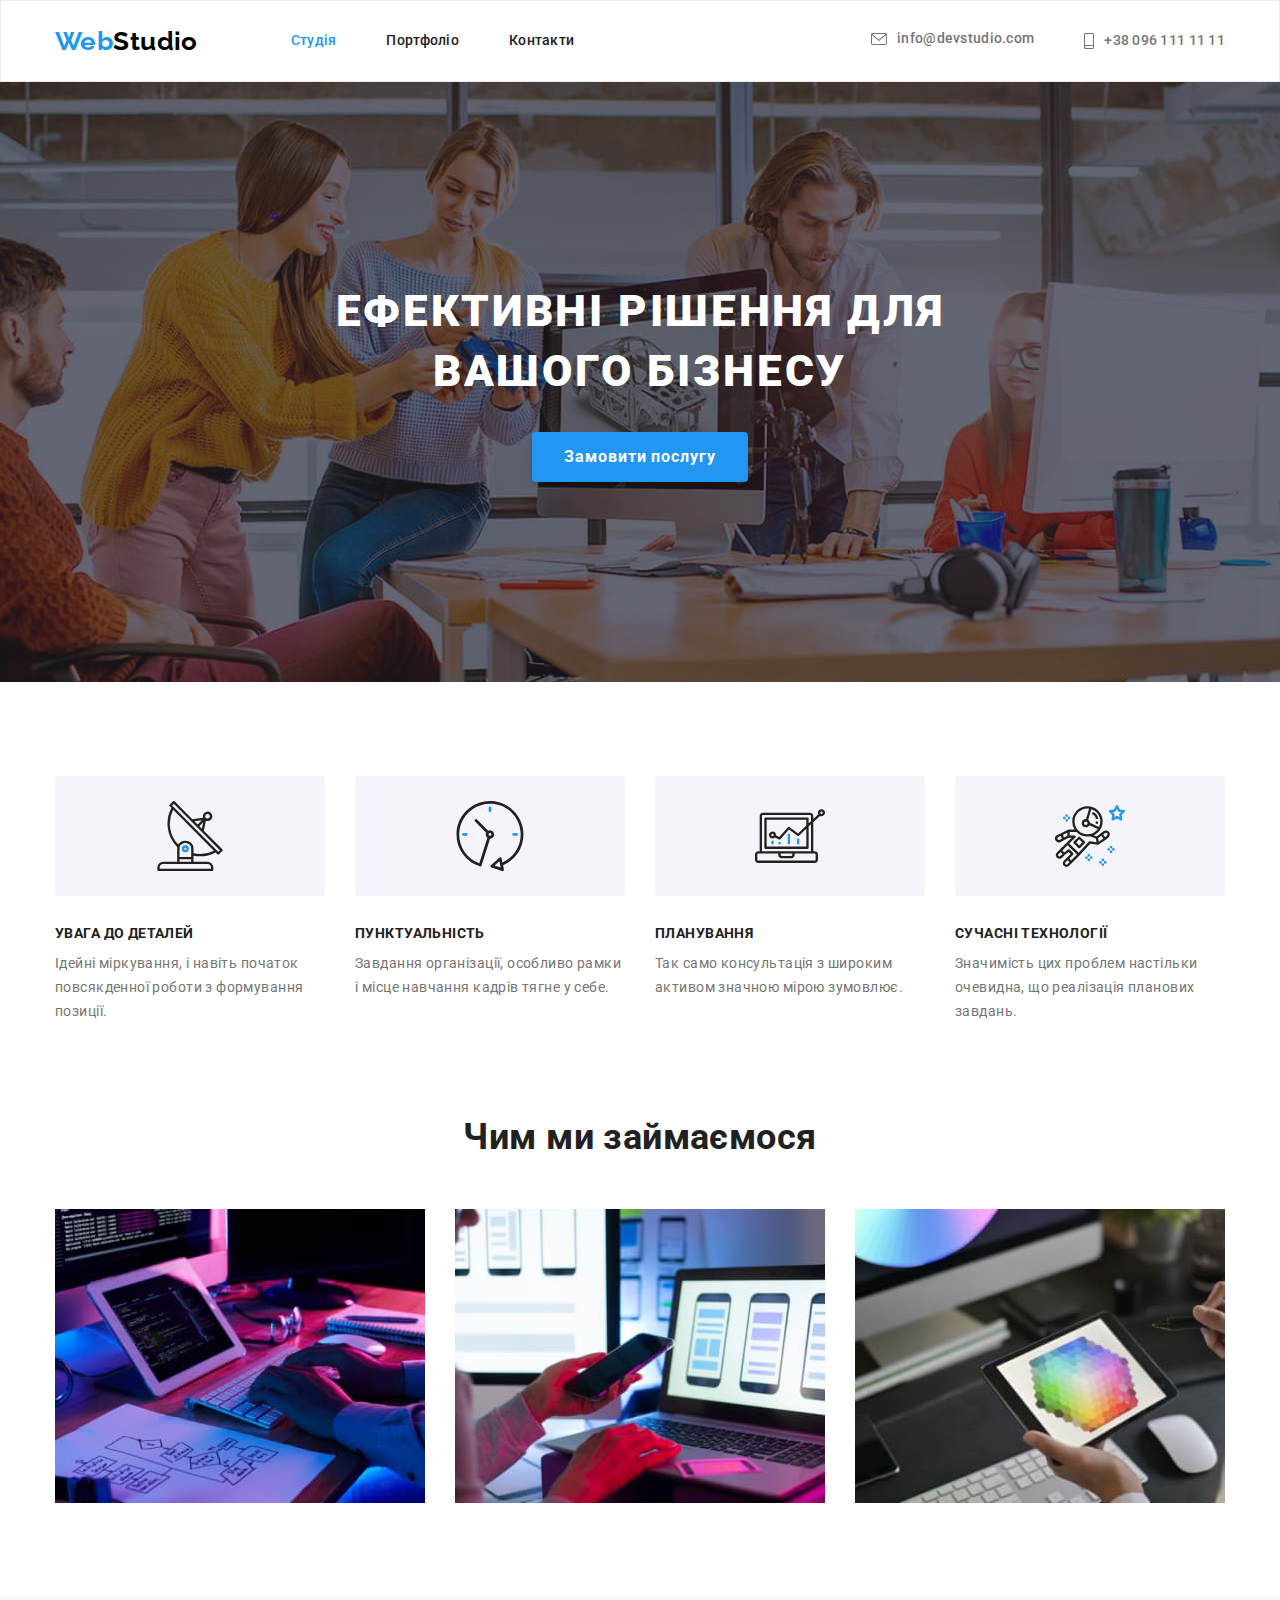
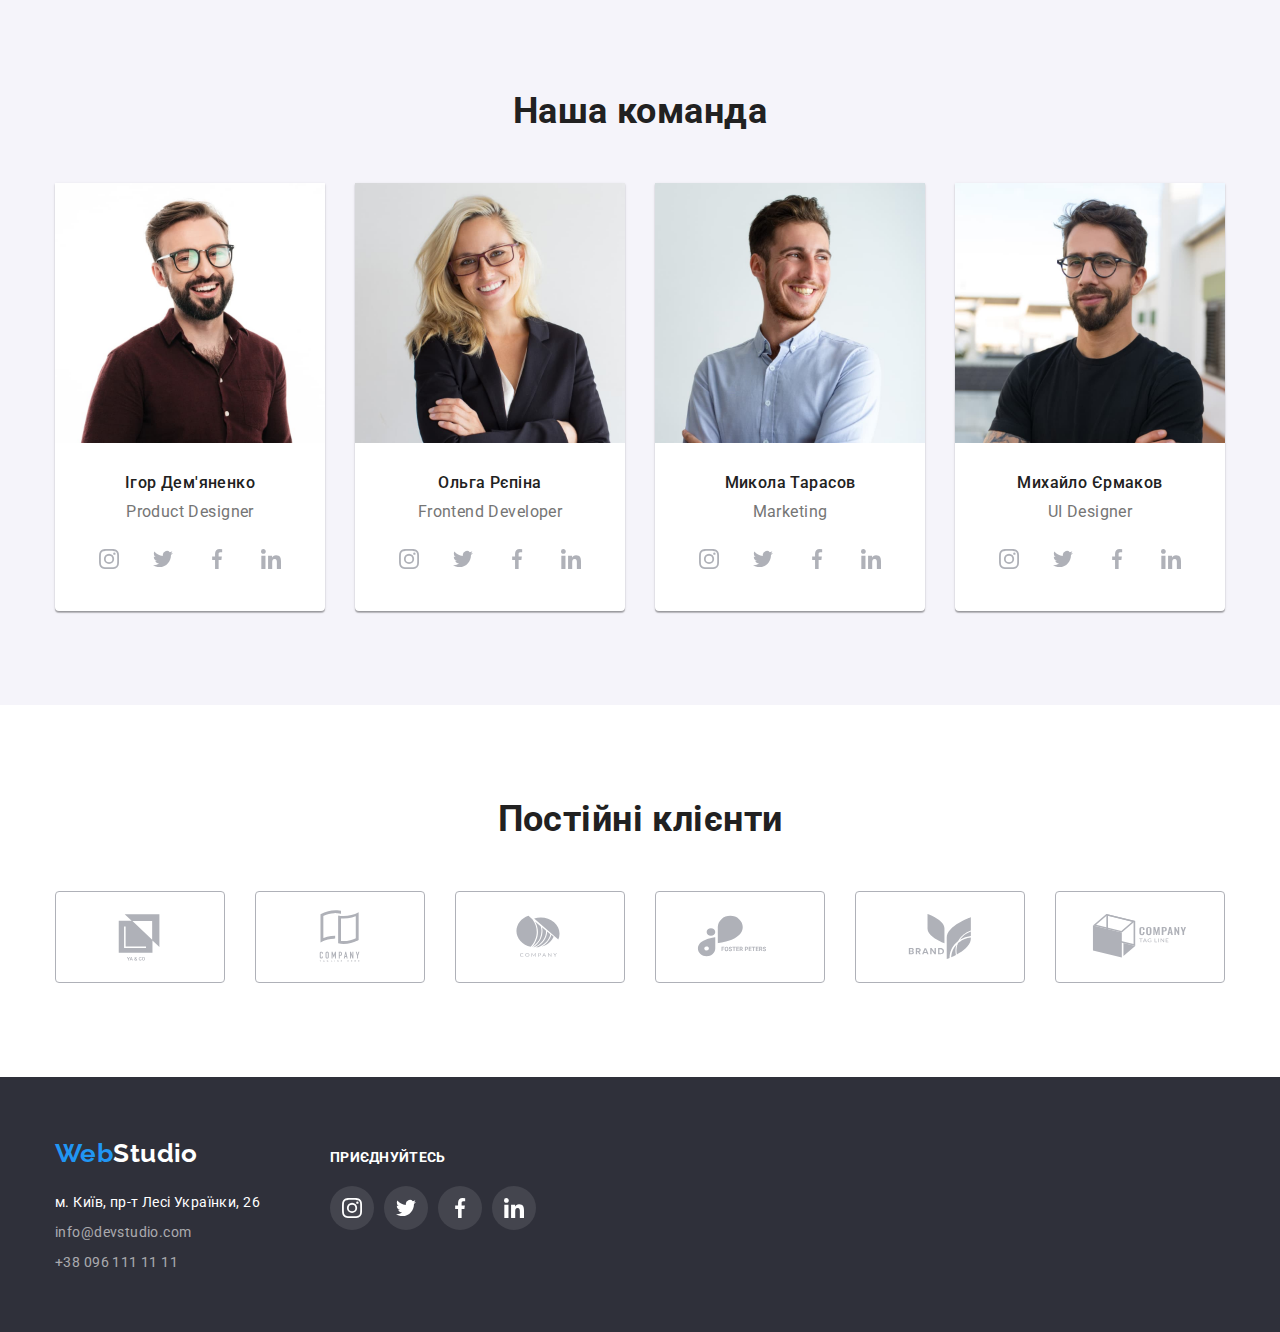
<file: index.html>
<!DOCTYPE html>
<html lang="uk">
  <head>
    <meta charset="UTF-8" />
    <meta http-equiv="X-UA-Compatible" content="IE=edge" />
    <meta name="viewport" content="width=device-width, initial-scale=1.0" />
    <title>WebStudio</title>

    <link
      href="https://fonts.googleapis.com/css2?family=Raleway:wght@700&family=Roboto:wght@400;500;700;900&display=swap"
      rel="stylesheet"
    />

    <link
      rel="stylesheet"
      href="https://cdnjs.cloudflare.com/ajax/libs/modern-normalize/1.0.0/modern-normalize.min.css"
    />
    <link href="./css/styles.css" rel="stylesheet" />
  </head>
  <body>
    <!--    header   -->
    <header>
      <div class="container main-nav">
        <nav class="main-nav">
          <a href="./index.html" class="logo"
            >Web<span class="logo-header">Studio</span></a
          >

          <ul class="site-nav">
            <li class="item">
              <a class="link current" href="./index.html">Студія</a>
            </li>
            <li class="item">
              <a class="link" href="./portfolio.html">Портфоліо</a>
            </li>
            <li class="item"><a class="link" href="">Контакти</a></li>
          </ul>
        </nav>

        <ul class="contact-nav">
          <li class="item">
            <a class="link" href="mailto:info@devstudio.com">
              <svg class="icon" width="16px" height="12px">
                <use href="./images/symbol-defs.svg#icon-envelope"></use>
              </svg>
              info@devstudio.com
            </a>
          </li>
          <li class="item">
            <a class="link" href="tel:+380961111111">
              <svg class="icon" width="10px" height="16px">
                <use href="./images/symbol-defs.svg#icon-smartphone"></use>
              </svg>
              +38 096 111 11 11</a
            >
          </li>
        </ul>
      </div>
    </header>

    <main>
      <!--      Герой    -->
      <section class="hero">
        <h1 class="hero-title">Ефективні рішення для вашого бізнесу</h1>
        <button class="button primary" type="button">Замовити послугу</button>
      </section>

      <!--      Переваги  -->
      <section class="section benefits">
        <div class="container">
          <h2 class="visually-hidden">Переваги</h2>
          <ul class="benefits-list">
            <li class="item">
              <div class="icon-box">
                <svg class="icon" width="70px" height="70px">
                  <use href="./images/symbol-defs.svg#icon-antenna-1"></use>
                </svg>
              </div>
              <h3 class="title">УВАГА ДО ДЕТАЛЕЙ</h3>
              <p class="text">
                Ідейні міркування, і навіть початок повсякденної роботи з
                формування позиції.
              </p>
            </li>
            <li class="item">
              <div class="icon-box">
                <svg class="icon" width="70px" height="70px">
                  <use href="./images/symbol-defs.svg#icon-clock-1"></use>
                </svg>
              </div>
              <h3 class="title">ПУНКТУАЛЬНІСТЬ</h3>
              <p class="text">
                Завдання організації, особливо рамки і місце навчання кадрів
                тягне у себе.
              </p>
            </li>
            <li class="item">
              <div class="icon-box">
                <svg class="icon" width="70px" height="70px">
                  <use href="./images/symbol-defs.svg#icon-diagram-1"></use>
                </svg>
              </div>
              <h3 class="title">ПЛАНУВАННЯ</h3>
              <p class="text">
                Так само консультація з широким активом значною мірою зумовлює.
              </p>
            </li>
            <li class="item">
              <div class="icon-box">
                <svg class="icon" width="70px" height="70px">
                  <use href="./images/symbol-defs.svg#icon-astronaut-1"></use>
                </svg>
              </div>
              <h3 class="title">СУЧАСНІ ТЕХНОЛОГІЇ</h3>
              <p class="text">
                Значимість цих проблем настільки очевидна, що реалізація
                планових завдань.
              </p>
            </li>
          </ul>
        </div>
      </section>

      <!--     Зображення -->
      <section class="section img">
        <div class="container">
          <h2 class="section-title">Чим ми займаємося</h2>
          <ul class="img-list">
            <li class="">
              <img
                src="./images/box-1.jpg"
                alt="руки друкують код на клавітурі"
                width="370"
              />
            </li>
            <li class="">
              <img
                src="./images/box-2.jpg"
                alt="на моніторі варінти сторінок застосунку"
                width="370"
              />
            </li>
            <li class="">
              <img
                src="./images/box-3.jpg"
                alt="на планшеті відкрита палітра кольорів"
                width="370"
              />
            </li>
          </ul>
        </div>
      </section>

      <!--     Команда     -->
      <section class="section team">
        <div class="container">
          <h2 class="section-title">Наша команда</h2>
          <ul class="team-list">
            <li class="item">
              <img
                src="./images/team/img-1.jpg"
                alt="Ігор Дем'яненко"
                width="270"
              />
              <div class="item-description">
                <h3 class="title">Ігор Дем'яненко</h3>
                <p class="text">Product Designer</p>
                <ul class="social-list">
                  <li class="social-item">
                    <a class="social-link" href="">
                      <svg class="icon" width="20px" height="20px">
                        <use
                          href="./images/symbol-defs.svg#icon-instagram-1"
                        ></use>
                      </svg>
                    </a>
                  </li>
                  <li class="social-item">
                    <a class="social-link" href="">
                      <svg class="icon" width="20px" height="20px">
                        <use
                          href="./images/symbol-defs.svg#icon-twitter-1"
                        ></use>
                      </svg>
                    </a>
                  </li>
                  <li class="social-item">
                    <a class="social-link" href="">
                      <svg class="icon" width="20px" height="20px">
                        <use
                          href="./images/symbol-defs.svg#icon-facebook-1"
                        ></use>
                      </svg>
                    </a>
                  </li>
                  <li class="social-item">
                    <a class="social-link" href="">
                      <svg class="icon" width="20px" height="20px">
                        <use
                          href="./images/symbol-defs.svg#icon-linkedin-1"
                        ></use>
                      </svg>
                    </a>
                  </li>
                </ul>
              </div>
            </li>
            <li class="item">
              <img
                class="img"
                src="./images/team/img-2.jpg"
                alt="Ольга Рєпіна"
                width="270"
              />
              <div class="item-description">
                <h3 class="title">Ольга Рєпіна</h3>
                <p class="text">Frontend Developer</p>
                <ul class="social-list">
                  <li class="social-item">
                    <a class="social-link" href="">
                      <svg class="icon" width="20px" height="20px">
                        <use
                          href="./images/symbol-defs.svg#icon-instagram-1"
                        ></use>
                      </svg>
                    </a>
                  </li>
                  <li class="social-item">
                    <a class="social-link" href="">
                      <svg class="icon" width="20px" height="20px">
                        <use
                          href="./images/symbol-defs.svg#icon-twitter-1"
                        ></use>
                      </svg>
                    </a>
                  </li>
                  <li class="social-item">
                    <a class="social-link" href="">
                      <svg class="icon" width="20px" height="20px">
                        <use
                          href="./images/symbol-defs.svg#icon-facebook-1"
                        ></use>
                      </svg>
                    </a>
                  </li>
                  <li class="social-item">
                    <a class="social-link" href="">
                      <svg class="icon" width="20px" height="20px">
                        <use
                          href="./images/symbol-defs.svg#icon-linkedin-1"
                        ></use>
                      </svg>
                    </a>
                  </li>
                </ul>
              </div>
            </li>
            <li class="item">
              <img
                src="./images/team/img-3.jpg"
                alt="Микола Тарасов"
                width="270"
              />
              <div class="item-description">
                <h3 class="title">Микола Тарасов</h3>
                <p class="text">Marketing</p>
                <ul class="social-list">
                  <li class="social-item">
                    <a class="social-link" href="">
                      <svg class="icon" width="20px" height="20px">
                        <use
                          href="./images/symbol-defs.svg#icon-instagram-1"
                        ></use>
                      </svg>
                    </a>
                  </li>
                  <li class="social-item">
                    <a class="social-link" href="">
                      <svg class="icon" width="20px" height="20px">
                        <use
                          href="./images/symbol-defs.svg#icon-twitter-1"
                        ></use>
                      </svg>
                    </a>
                  </li>
                  <li class="social-item">
                    <a class="social-link" href="">
                      <svg class="icon" width="20px" height="20px">
                        <use
                          href="./images/symbol-defs.svg#icon-facebook-1"
                        ></use>
                      </svg>
                    </a>
                  </li>
                  <li class="social-item">
                    <a class="social-link" href="">
                      <svg class="icon" width="20px" height="20px">
                        <use
                          href="./images/symbol-defs.svg#icon-linkedin-1"
                        ></use>
                      </svg>
                    </a>
                  </li>
                </ul>
              </div>
            </li>
            <li class="item">
              <img
                src="./images/team/img-4.jpg"
                alt="Михайло Єрмаков"
                width="270"
              />
              <div class="item-description">
                <h3 class="title">Михайло Єрмаков</h3>
                <p class="text">UI Designer</p>
                <ul class="social-list">
                  <li class="social-item">
                    <a class="social-link" href="">
                      <svg class="icon" width="20px" height="20px">
                        <use
                          href="./images/symbol-defs.svg#icon-instagram-1"
                        ></use>
                      </svg>
                    </a>
                  </li>
                  <li class="social-item">
                    <a class="social-link" href="">
                      <svg class="icon" width="20px" height="20px">
                        <use
                          href="./images/symbol-defs.svg#icon-twitter-1"
                        ></use>
                      </svg>
                    </a>
                  </li>
                  <li class="social-item">
                    <a class="social-link" href="">
                      <svg class="icon" width="20px" height="20px">
                        <use
                          href="./images/symbol-defs.svg#icon-facebook-1"
                        ></use>
                      </svg>
                    </a>
                  </li>
                  <li class="social-item">
                    <a class="social-link" href="">
                      <svg class="icon" width="20px" height="20px">
                        <use
                          href="./images/symbol-defs.svg#icon-linkedin-1"
                        ></use>
                      </svg>
                    </a>
                  </li>
                </ul>
              </div>
            </li>
          </ul>
        </div>
      </section>
    </main>

    <!--      Клієнти    -->
    <section class="section clients">
      <div class="container">
        <h2 class="section-title">Постійні клієнти</h2>
        <ul class="clients-list">
          <li>
            <a href="" class="link">
              <svg class="icon" width="106px" height="60px">
                <use href="./images/symbol-defs.svg#icon-Logo-1"></use>
              </svg>
            </a>
          </li>
          <li>
            <a href="" class="link">
              <svg class="icon" width="106px" height="60px">
                <use href="./images/symbol-defs.svg#icon-Logo-2"></use>
              </svg>
            </a>
          </li>
          <li>
            <a href="" class="link">
              <svg class="icon" width="106px" height="60px">
                <use href="./images/symbol-defs.svg#icon-Logo-3"></use>
              </svg>
            </a>
          </li>
          <li>
            <a href="" class="link">
              <svg class="icon" width="106px" height="60px">
                <use href="./images/symbol-defs.svg#icon-Logo-4"></use>
              </svg>
            </a>
          </li>
          <li>
            <a href="" class="link">
              <svg class="icon" width="106px" height="60px">
                <use href="./images/symbol-defs.svg#icon-Logo-5"></use>
              </svg>
            </a>
          </li>
          <li>
            <a href="" class="link">
              <svg class="icon" width="106px" height="60px">
                <use href="./images/symbol-defs.svg#icon-Logo-6"></use>
              </svg>
            </a>
          </li>
        </ul>
      </div>
    </section>

    <!-- Foooooter    -->
    <footer class="footer">
      <div class="container">
        <div class="footer-nav">
          <a class="logo" href="./index.html"
            >Web<span class="logo-footer">Studio</span></a
          >
          <address>
            <ul class="address-nav">
              <li class="item">
                <a
                  class="address link"
                  target="_blank"
                  rel="noreferrer noopener nofollow"
                  href="https://goo.gl/maps/vUgvEpxjtnpXA8EHA"
                >
                  м. Київ, пр-т Лесі Українки, 26</a
                >
              </li>
              <li class="item">
                <a class="link" href="mailto:info@devstudio.com"
                  >info@devstudio.com</a
                >
              </li>
              <li class="item">
                <a class="link" href="tel:+380961111111">+38 096 111 11 11</a>
              </li>
            </ul>
          </address>
        </div>
        <div class="main-social">
          <p class="text">приєднуйтесь</p>
          <ul class="social-list">
            <li class="social-link">
              <a href="" class="link">
                <svg class="icon" width="20px" height="20px">
                  <use href="./images/symbol-defs.svg#icon-instagram-1"></use>
                </svg>
              </a>
            </li>
            <li class="social-link">
              <a href="" class="link">
                <svg class="icon" width="20px" height="20px">
                  <use href="./images/symbol-defs.svg#icon-twitter-1"></use>
                </svg>
              </a>
            </li>
            <li class="social-link">
              <a href="" class="link">
                <svg class="icon" width="20px" height="20px">
                  <use href="./images/symbol-defs.svg#icon-facebook-1"></use>
                </svg>
              </a>
            </li>
            <li class="social-link">
              <a href="" class="link">
                <svg class="icon" width="20px" height="20px">
                  <use href="./images/symbol-defs.svg#icon-linkedin-1"></use>
                </svg>
              </a>
            </li>
          </ul>
        </div>
      </div>
    </footer>
  </body>
</html>
</file>
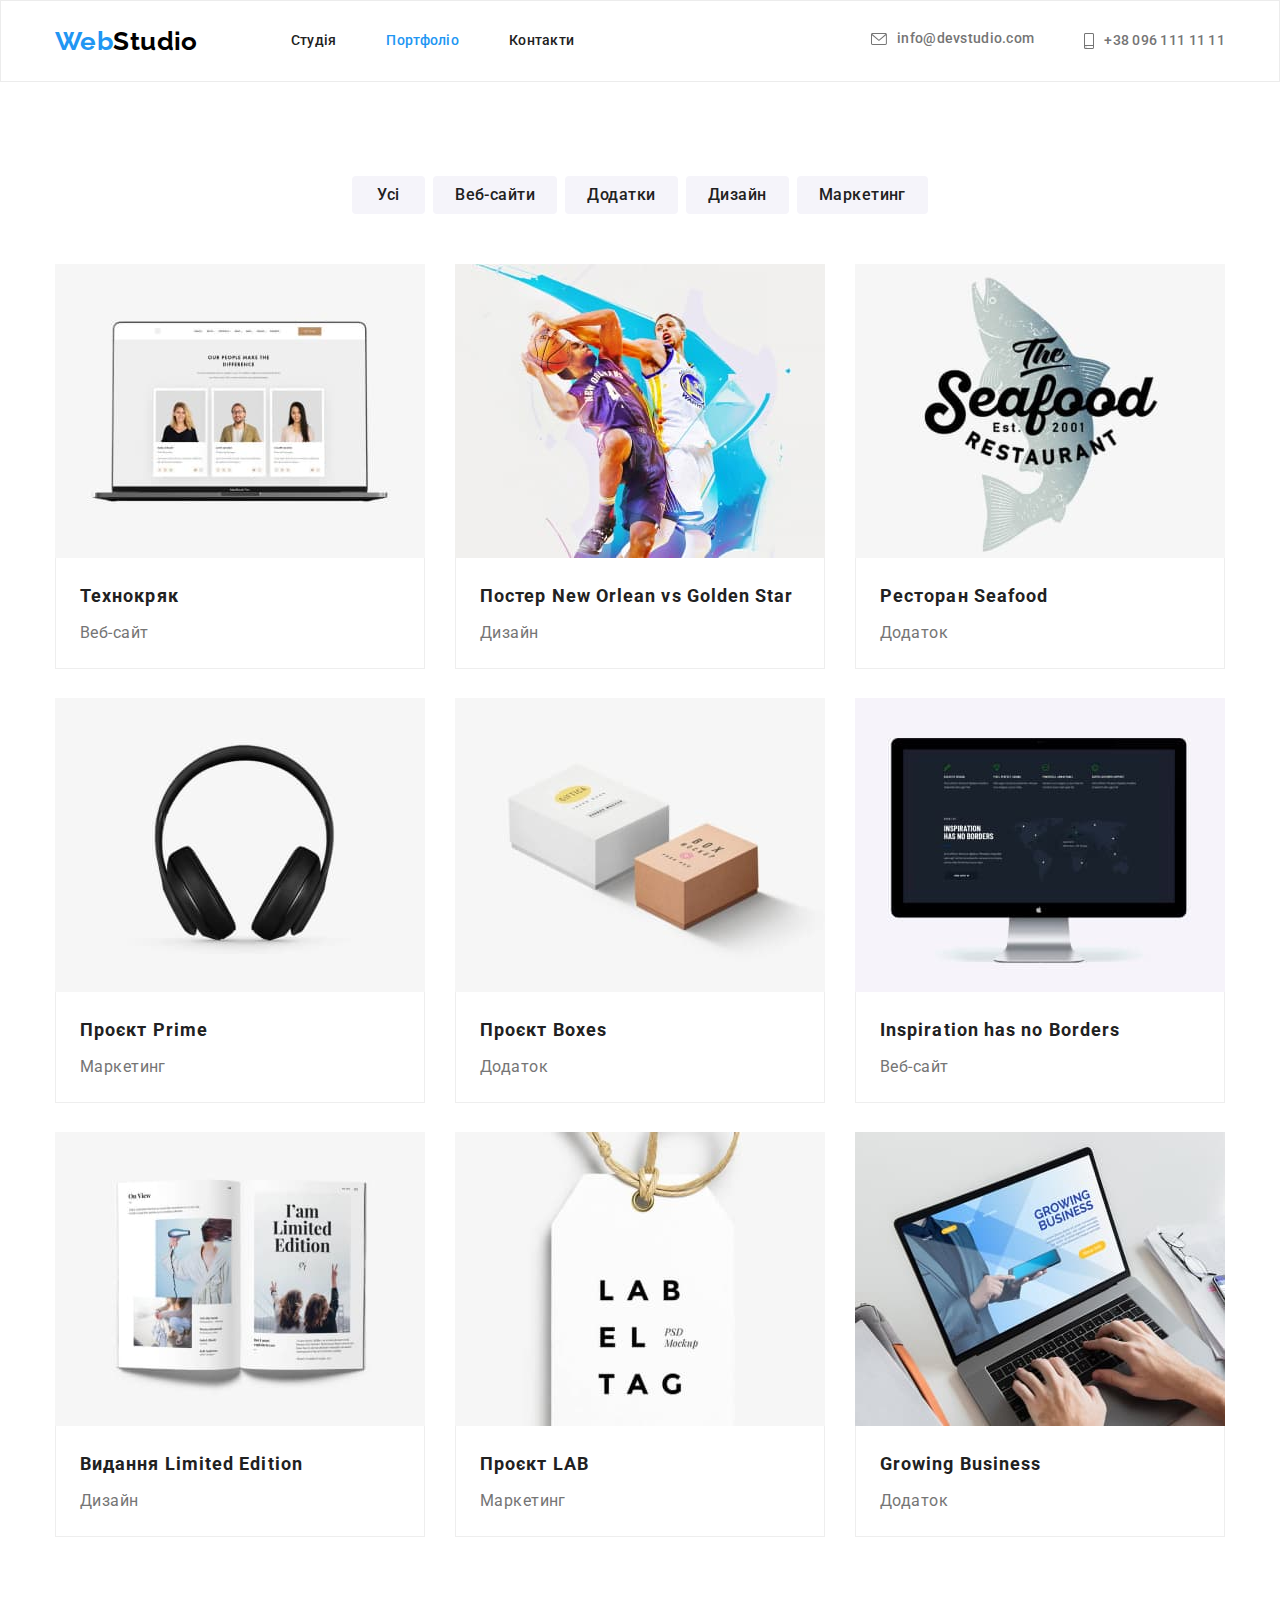
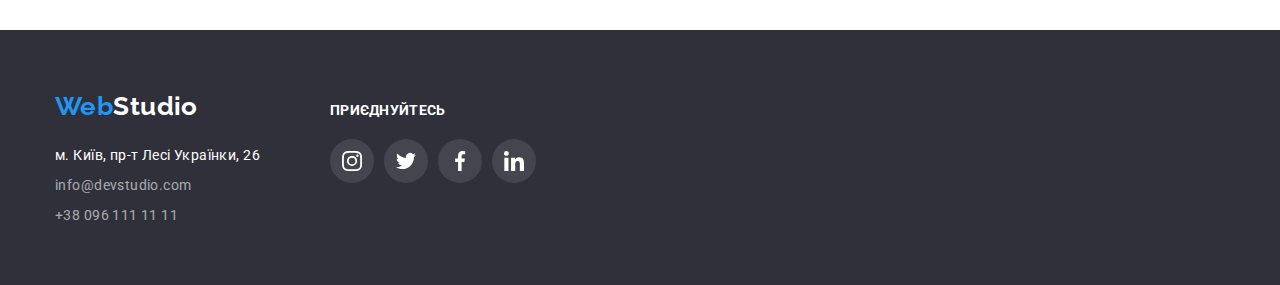
<file: portfolio.html>
<!DOCTYPE html>
<html lang="uk">
  <head>
    <meta charset="UTF-8" />
    <meta name="viewport" content="width=device-width, initial-scale=1.0" />
    <title>WebStudio</title>

    <link
      href="https://fonts.googleapis.com/css2?family=Raleway:wght@700&family=Roboto:wght@400;500;700;900&display=swap"
      rel="stylesheet"
    />
    <link
      rel="stylesheet"
      href="https://cdnjs.cloudflare.com/ajax/libs/modern-normalize/1.0.0/modern-normalize.min.css"
    />
    <link href="./css/styles.css" rel="stylesheet" />
  </head>
  <body>
    <header>
      <div class="container main-nav">
        <nav class="main-nav">
          <a href="./index.html" class="logo"
            >Web<span class="logo-header">Studio</span></a
          >

          <ul class="site-nav">
            <li class="item"><a class="link" href="./index.html">Студія</a></li>
            <li class="item">
              <a class="link current" href="./portfolio.html">Портфоліо</a>
            </li>
            <li class="item"><a class="link" href="">Контакти</a></li>
          </ul>
        </nav>

        <ul class="contact-nav">
          <li class="item">
            <a class="link" href="mailto:info@devstudio.com">
              <svg class="icon" width="16px" height="12px">
                <use href="./images/symbol-defs.svg#icon-envelope"></use>
              </svg>
              info@devstudio.com
            </a>
          </li>
          <li class="item">
            <a class="link" href="tel:+380961111111">
              <svg class="icon" width="10px" height="16px">
                <use href="./images/symbol-defs.svg#icon-smartphone"></use>
              </svg>
              +38 096 111 11 11</a
            >
          </li>
        </ul>
      </div>
    </header>

    <main>
      <section class="section portfolio">
        <div class="container filters">
          <h1 class="visually-hidden">Фльтри</h1>
          <!--     Фільтр кнопки   -->
          <ul class="filters-list">
            <li class="item">
              <button class="button filter" type="button">Усі</button>
            </li>
            <li class="item">
              <button class="button filter" type="button">Веб-сайти</button>
            </li>
            <li class="item">
              <button class="button filter" type="button">Додатки</button>
            </li>
            <li class="item">
              <button class="button filter" type="button">Дизайн</button>
            </li>
            <li class="item">
              <button class="button filter" type="button">Маркетинг</button>
            </li>
          </ul>

          <!--    Картки сторінок  -->

          <ul class="cards-list">
            <li class="item">
              <a href class="link">
                <img
                  src="./images/portfolio/img-1.jpg"
                  alt="ноутбук з відкритою веб-сторінкою"
                  width="370"
                />
                <div class="item-text">
                  <h2 class="title">Технокряк</h2>
                  <p class="text">Веб-сайт</p>
                </div>
              </a>
            </li>
            <li class="item">
              <a href="" class="link">
                <img
                  src="./images/portfolio/img-2.jpg"
                  alt="два баскетболіста"
                  width="370"
                />
                <div class="item-text">
                  <h2 class="title">Постер New Orlean vs Golden Star</h2>
                  <p class="text">Дизайн</p>
                </div>
              </a>
            </li>
            <li class="item">
              <a href="" class="link">
                <img
                  src="./images/portfolio/img-3.jpg"
                  alt="риба з написом назви ресторану"
                  width="370"
                />
                <div class="item-text">
                  <h2 class="title">Ресторан Seafood</h2>
                  <p class="text">Додаток</p>
                </div>
              </a>
            </li>
            <li class="item">
              <a href="" class="link">
                <img
                  src="./images/portfolio/img-4.jpg"
                  alt="навушники"
                  width="370"
                />
                <div class="item-text">
                  <h2 class="title">Проєкт Prime</h2>
                  <p class="text">Маркетинг</p>
                </div>
              </a>
            </li>
            <li class="item">
              <a href="" class="link">
                <img
                  src="./images/portfolio/img-5.jpg"
                  alt="біла і коричнева коробки"
                  width="370"
                />
                <div class="item-text">
                  <h2 class="title">Проєкт Boxes</h2>
                  <p class="text">Додаток</p>
                </div>
              </a>
            </li>
            <li class="item">
              <a href="" class="link">
                <img
                  src="./images/portfolio/img-6.jpg"
                  alt="монітор з відкритою веб-сторінки"
                  width="370"
                />
                <div class="item-text">
                  <h2 class="title">Inspiration has no Borders</h2>
                  <p class="text">Веб-сайт</p>
                </div>
              </a>
            </li>
            <li class="item">
              <a href="" class="link">
                <img
                  src="./images/portfolio/img-7.jpg"
                  alt="відкрита книга з зображеннями"
                  width="370"
                />
                <div class="item-text">
                  <h2 class="title">Видання Limited Edition</h2>
                  <p class="text">Дизайн</p>
                </div>
              </a>
            </li>
            <li class="item">
              <a href="" class="link">
                <img
                  src="./images/portfolio/img-8.jpg"
                  alt="бірка LAB"
                  width="370"
                />
                <div class="item-text">
                  <h2 class="title">Проєкт LAB</h2>
                  <p class="text">Маркетинг</p>
                </div>
              </a>
            </li>
            <li class="item">
              <a href="" class="link">
                <img
                  src="./images/portfolio/img-9.jpg"
                  alt="на екраны ноутбуку выдкрита сторынка Growing Business"
                  width="370"
                />
                <div class="item-text">
                  <h2 class="title">Growing Business</h2>
                  <p class="text">Додаток</p>
                </div>
              </a>
            </li>
          </ul>
        </div>
      </section>
    </main>
    <!--    FOOTER     -->
    <footer class="footer">
      <div class="container">
        <div class="footer-nav">
          <a class="logo" href="./index.html"
            >Web<span class="logo-footer">Studio</span></a
          >
          <address>
            <ul class="address-nav">
              <li class="item">
                <a
                  class="address link"
                  target="_blank"
                  rel="noreferrer noopener nofollow"
                  href="https://goo.gl/maps/vUgvEpxjtnpXA8EHA"
                >
                  м. Київ, пр-т Лесі Українки, 26</a
                >
              </li>
              <li class="item">
                <a class="link" href="mailto:info@devstudio.com"
                  >info@devstudio.com</a
                >
              </li>
              <li class="item">
                <a class="link" href="tel:+380961111111">+38 096 111 11 11</a>
              </li>
            </ul>
          </address>
        </div>
        <div class="main-social">
          <p class="text">приєднуйтесь</p>
          <ul class="social-list">
            <li class="social-link">
              <a href="" class="link">
                <svg class="icon" width="20px" height="20px">
                  <use href="./images/symbol-defs.svg#icon-instagram-1"></use>
                </svg>
              </a>
            </li>
            <li class="social-link">
              <a href="" class="link">
                <svg class="icon" width="20px" height="20px">
                  <use href="./images/symbol-defs.svg#icon-twitter-1"></use>
                </svg>
              </a>
            </li>
            <li class="social-link">
              <a href="" class="link">
                <svg class="icon" width="20px" height="20px">
                  <use href="./images/symbol-defs.svg#icon-facebook-1"></use>
                </svg>
              </a>
            </li>
            <li class="social-link">
              <a href="" class="link">
                <svg class="icon" width="20px" height="20px">
                  <use href="./images/symbol-defs.svg#icon-linkedin-1"></use>
                </svg>
              </a>
            </li>
          </ul>
        </div>
      </div>
    </footer>
  </body>
</html>
</file>
<file: css/styles.css>
:root {
  --primary-text-color: #212121;
  --text-color: #757575;
  --acent-color: #2196f3;
  --logo-header: #000000;
  --primary-white: #ffffff;
  --bg-hero: #2f303a;
  --bg-main-section: #f5f5f5;
  --bg-team: #f5f4fa;
  --btn-active-color: #188ce8;
  --social-link-color: #afb1b8;
}

html {
  box-sizing: border-box;
}

*,
*::before,
*::after {
  box-sizing: inherit;
}

body {
  background-color: var(--primary-white);
  color: var(--text-color);

  font-family: "Roboto", sans-serif;
  font-size: 14px;
  font-weight: 400;
  line-height: 1.7;
  letter-spacing: 0.03em;
}

h1,
h2,
h3,
h4 {
  color: var(--primary-text-color);
  margin-top: 0;
  margin-bottom: 0;
}

p {
  margin-top: 0;
  margin-bottom: 0;
}
ul {
  list-style: none;
  padding: 0;
  margin: 0;
}
a {
  text-decoration: none;
}

img {
  display: block;
}

.button {
  cursor: pointer;
  border: none;
}

.logo {
  color: var(--acent-color);

  font-family: "Raleway", sans-serif;
  font-size: 26px;
  font-weight: 700;
  line-height: 1.3;

  max-height: 31px;
}

.visually-hidden {
  position: absolute;
  white-space: nowrap;
  width: 1px;
  height: 1px;
  overflow: hidden;
  border: 0;
  padding: 0;
  clip: rect(0 0 0 0);
  clip-path: inset(50%);
  margin: -1px;
}
.section {
  padding-top: 94px;
  padding-bottom: 94px;
}
.container {
  margin-left: auto;
  margin-right: auto;
  padding: 0px 15px;
  width: 1200px;
}

/*                     HEADER        */

header {
  border: 1px solid #ececec;
}
.main-nav {
  display: flex;
  align-items: center;
}

.logo-header {
  color: var(--logo-header);
}

.site-nav {
  display: flex;
  margin-left: 93px;
}

.site-nav .item:not(:last-child) {
  margin-right: 50px;
}
.site-nav .link {
  color: var(--primary-text-color);

  font-weight: 500;
  line-height: 1.14;
  letter-spacing: 0.02em;

  display: block;
  padding: 32px 0px;
}

.site-nav .link:hover,
.site-nav .link:focus {
  color: var(--acent-color);
}

.site-nav .link.current {
  color: var(--acent-color);
}

.contact-nav {
  display: flex;
  margin-left: auto;
}

.contact-nav .item:not(:last-child) {
  margin-right: 50px;
}
.contact-nav .link {
  color: var(--text-color);
  font-weight: 500;
  line-height: 1.14px;
  letter-spacing: 0.02em;

  display: flex;
  align-items: center;
  padding: 32px 0px;
}

.contact-nav .link:hover,
.contact-nav .link:focus {
  color: var(--acent-color);
}

.contact-nav .icon {
  margin-right: 10px;
  fill: currentColor;
}
.contact-nav .icon:hover,
.contact-nav .icon:focus {
  fill: var(--acent-color);
}

/*               FOOTER           */

.footer {
  background-color: var(--bg-hero);

  padding-top: 60px;
  padding-bottom: 60px;
}

.footer .container {
  display: flex;
  gap: 70px;
  align-items: baseline;
}

.logo-footer {
  color: var(--primary-white);
}

.address-nav {
  margin-top: 20px;
}

.address-nav .item {
  max-height: 21px;
}
.address-nav .item:not(:last-child) {
  margin-bottom: 9px;
}
.address-nav .link {
  color: rgba(255, 255, 255, 0.6);
  font-style: normal;
}

.address-nav .link:hover,
.address-nav .link:focus {
  color: var(--acent-color);
}
.address.link {
  color: var(--primary-white);
}

.main-social .text {
  color: var(--primary-white);
  font-weight: 700;
  line-height: 1.14;
  letter-spacing: 0.02em;
  text-transform: uppercase;
  margin-bottom: 20px;
}

.footer .social-list {
  display: flex;
  gap: 10px;
}

.main-social .link {
  width: 44px;
  height: 44px;
  border-radius: 50%;
  display: flex;
  justify-content: center;
  align-items: center;
  background-color: rgba(255, 255, 255, 0.1);
}

.main-social .link:hover,
.main-social .link:focus {
  background-color: var(--acent-color);
}

.main-social .icon {
  fill: var(--primary-white);
}
/*                 HERO          */

.hero {
  background-image: linear-gradient(
      rgba(47, 48, 58, 0.4),
      rgba(47, 48, 58, 0.4)
    ),
    url(../images/img-hero.jpg);
  background-color: var(--bg-hero);
  background-repeat: no-repeat;
  background-position: center;
  background-size: cover;

  text-align: center;
  padding: 200px 0px;

  max-width: 1600px;
  min-height: 600px;
  margin-left: auto;
  margin-right: auto;
}

.hero-title {
  color: var(--primary-white);

  font-size: 44px;
  font-weight: 900;
  line-height: 1.36;
  letter-spacing: 0.06em;
  text-transform: uppercase;
  max-width: 696px;

  margin: 0 auto 30px;
}

.button.primary {
  background-color: var(--acent-color);
  color: var(--primary-white);

  font-family: inherit;
  font-size: 16px;
  font-weight: 700;
  line-height: 1.87;
  letter-spacing: 0.96px;
  text-align: center;

  border-radius: 4px;
  box-shadow: 0px 4px 4px 0px rgba(0, 0, 0, 0.15);
  padding: 10px 32px;
  min-width: 216px;
}

.button.primary:hover,
.button.primary:focus {
  background-color: var(--btn-active-color);
  color: var(--primary-white);
}

/*              SECTION           */

.section-title {
  font-size: 36px;
  font-weight: 700;
  line-height: 1.16;

  text-align: center;
  margin-bottom: 50px;
}

/*    BENEFITS    */

.benefits-list {
  display: flex;
  flex-wrap: wrap;
  gap: 30px;
}

.benefits-list .item {
  width: 270px;
}

.benefits-list .icon-box {
  background-color: var(--bg-team);
  display: flex;
  align-items: center;
  justify-content: center;
  height: 120px;
  margin-bottom: 30px;
  border-radius: 4px;
}
.benefits .title {
  font-size: 14px;
  font-weight: 700;
  line-height: 1.14;
  text-transform: uppercase;

  margin-bottom: 10px;
}

/*      IMG        */

.section.img {
  padding-top: 0;
}

.img-list {
  display: flex;
  flex-wrap: wrap;
  gap: 30px;
}
/*      TEAM       */

.section.team {
  background-color: var(--bg-team);
}

.team-list {
  display: flex;
  flex-wrap: wrap;
  gap: 30px;
}

.team-list .item {
  background-color: var(--primary-white);

  margin-top: 0;
  margin-bottom: 0;

  border-radius: 0px 0px 4px 4px;
  box-shadow: 0px 2px 1px 0px rgba(0, 0, 0, 0.2),
    0px 1px 1px 0px rgba(0, 0, 0, 0.14), 0px 1px 3px 0px rgba(0, 0, 0, 0.12);
}

.team-list .item-description {
  padding: 30px 0;
  text-align: center;
}

.team-list .title {
  font-size: 16px;
  font-weight: 500;
  line-height: 1.2;

  margin-bottom: 10px;
}

.team-list .text {
  font-size: 16px;
  line-height: 1.2;

  margin-bottom: 16px;
}

.team-list .social-list {
  display: flex;
  gap: 10px;
  justify-content: center;
}

.team-list .social-link {
  width: 44px;
  height: 44px;
  border-radius: 50%;
  display: flex;
  justify-content: center;
  align-items: center;
  background-color: var(--primary-white);
  color: var(--social-link-color);
}

.team-list .social-link:hover,
.team-list .social-link:focus {
  background-color: var(--acent-color);
  color: var(--primary-white);
}

.team-list .social-link .icon {
  fill: currentColor;
}

.team-list .social-link .icon:hover,
.team-list .social-link .icon:focus {
  fill: var(--primary-white);
}

/*         CLIENTS        */

.clients-list {
  display: flex;
  gap: 30px;
}

.clients-list .link {
  display: flex;
  align-items: center;
  justify-content: center;

  width: 170px;
  height: 92px;

  border: 1px solid #afb1b8;
  border-radius: 4px;
}

.clients-list .link:hover,
.clients-list .link:focus {
  color: var(--acent-color);
  border: 1px solid var(--acent-color);
}

.clients-list .icon {
  fill: var(--social-link-color);
}

.clients-list .link:hover svg,
.clients-list .link:focus svg {
  fill: var(--acent-color);
}
/*                  PORTFOLIO             */

/*         FILTERS      */

.filters-list {
  display: flex;
  gap: 8px;
  justify-content: center;
  margin-bottom: 50px;
}

.button.filter {
  background-color: var(--bg-team);
  color: var(--primary-text-color);

  font-family: inherit;
  font-size: 16px;
  font-weight: 500;
  line-height: 1.62;
  letter-spacing: 0.48px;

  border-radius: 4px;
  min-width: 73px;
  padding: 6px 22px;
  text-align: center;
  border: none;
}

.button.filter:hover,
.button.filter:focus {
  background-color: var(--acent-color);
  color: var(--primary-white);
  box-shadow: 0px 2px 2px 0px rgba(0, 0, 0, 0.12),
    0px 1px 2px 0px rgba(0, 0, 0, 0.08), 0px 3px 1px 0px rgba(0, 0, 0, 0.1);
}

/*        CARDS        */

.cards-list {
  display: flex;
  flex-wrap: wrap;
  gap: 30px;
}

.cards-list .item {
  width: 370px;
}

.cards-list .link {
  color: var(--text-color);
  display: block;
  width: 370px;
  height: 404px;
}
.cards-list .item-text {
  padding: 20px 24px;
  border: 1px solid #eee;
  border-top: none;
}

.cards-list .title {
  font-size: 18px;
  font-weight: 700;
  line-height: 2;
  letter-spacing: 0.06em;

  margin-bottom: 4px;
}
.cards-list .text {
  font-size: 16px;
  line-height: 1.87;
}

.cards-list .link:hover,
.cards-list .link:focus {
  box-shadow: 1px 4px 6px 0px rgba(0, 0, 0, 0.16),
    0px 4px 4px 0px rgba(0, 0, 0, 0.06), 0px 1px 1px 0px rgba(0, 0, 0, 0.12);
}
</file>
